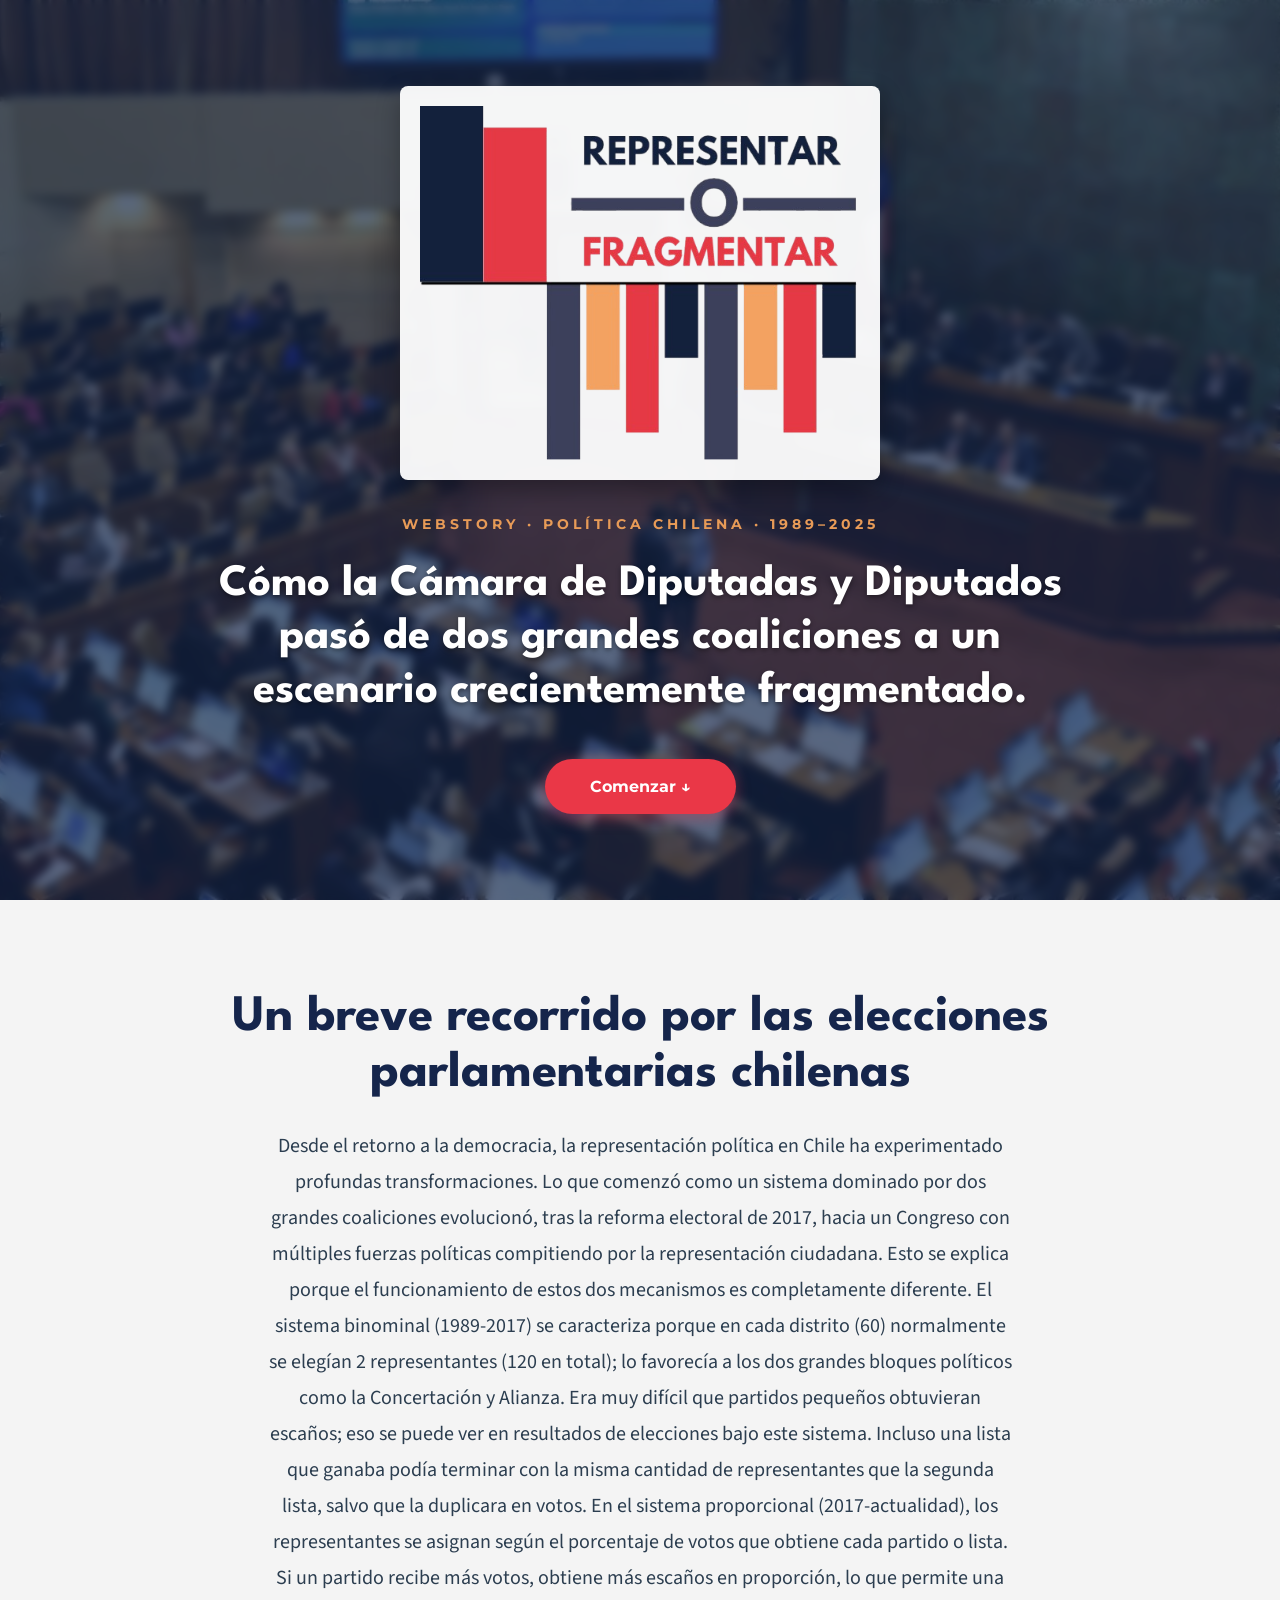
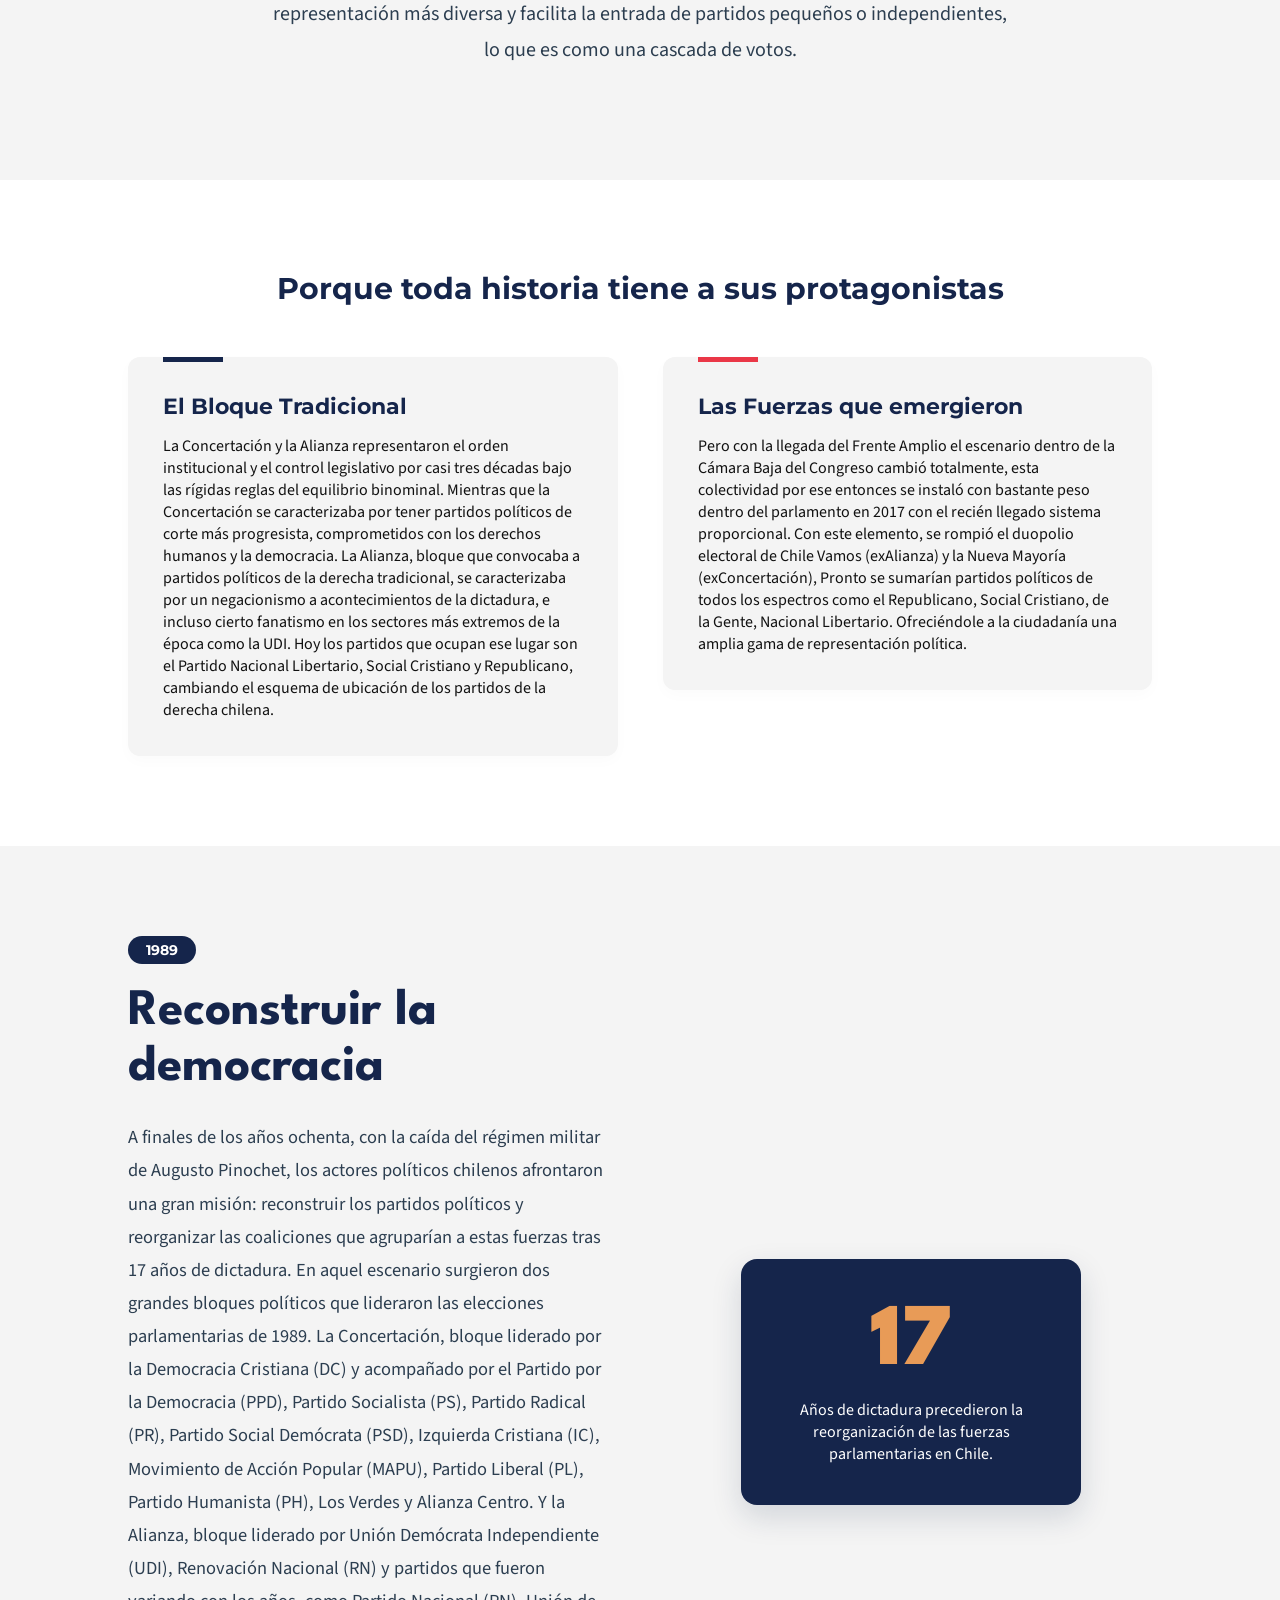
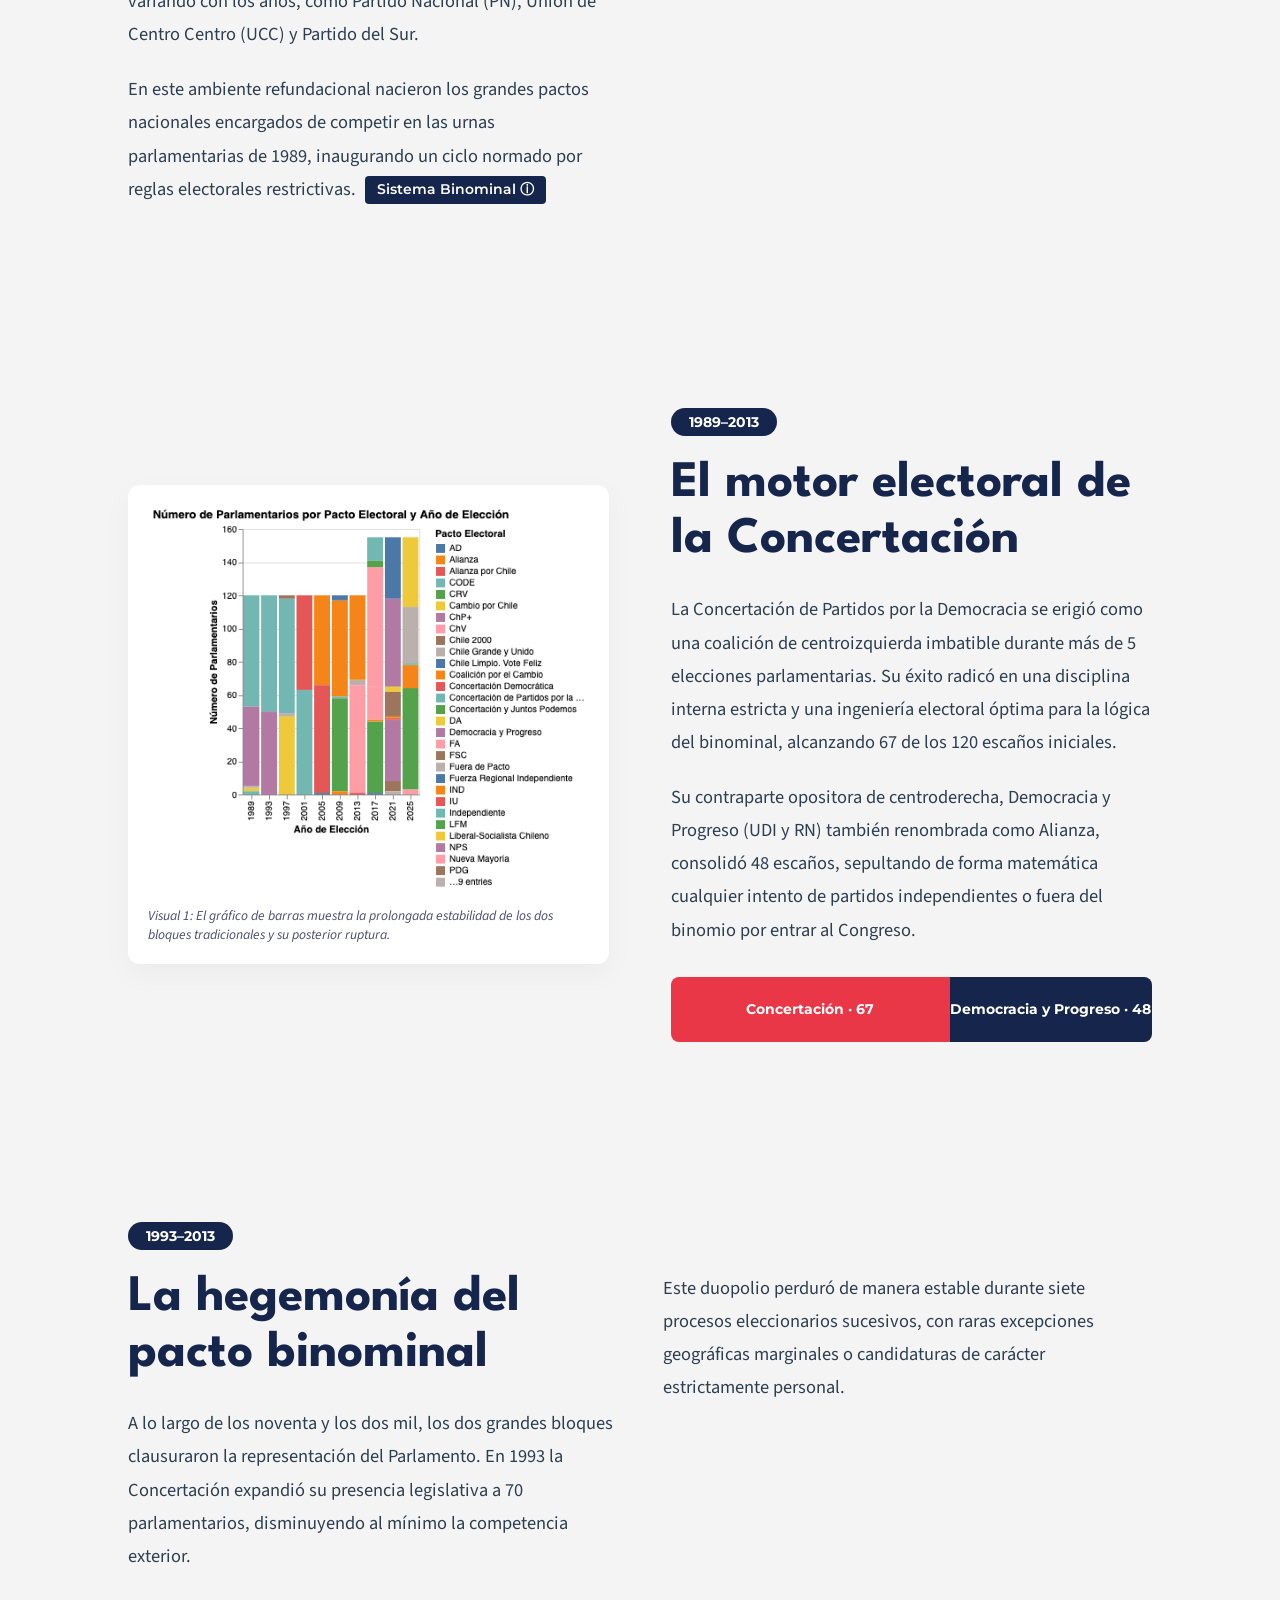
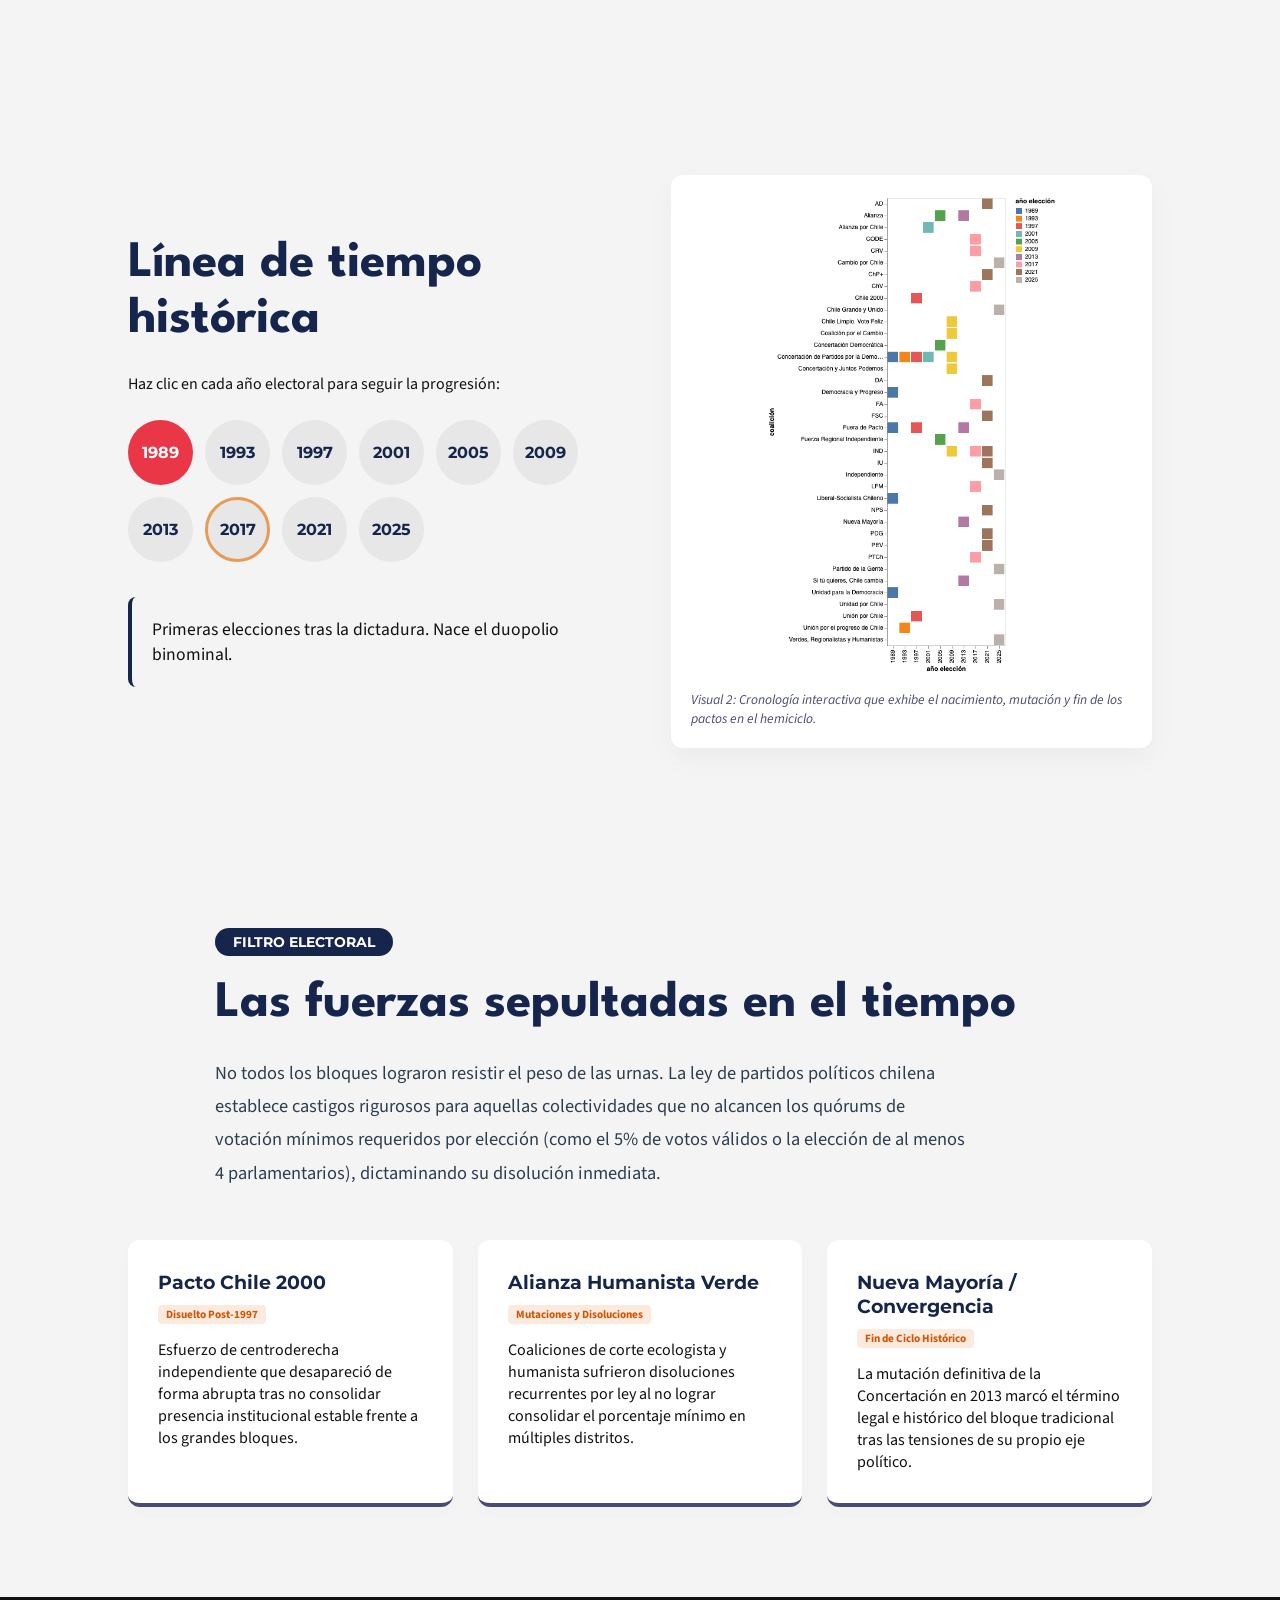
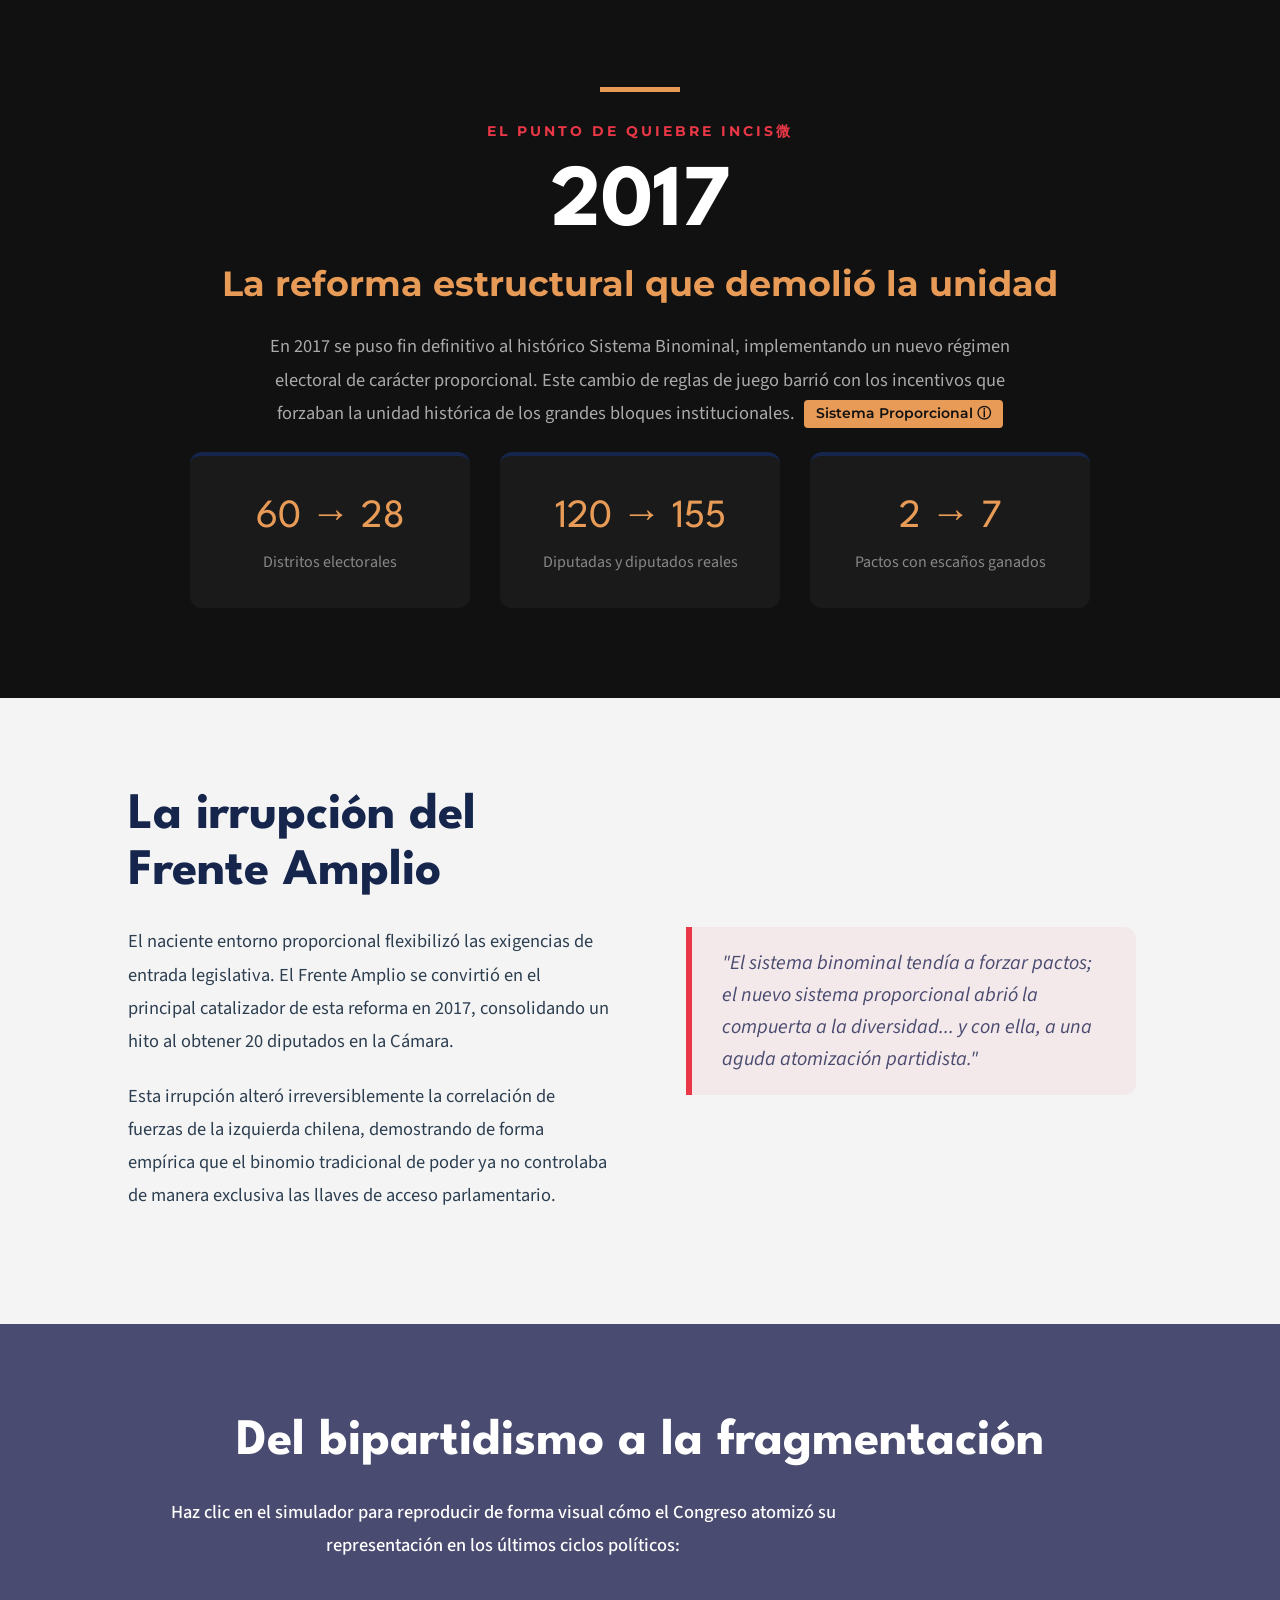
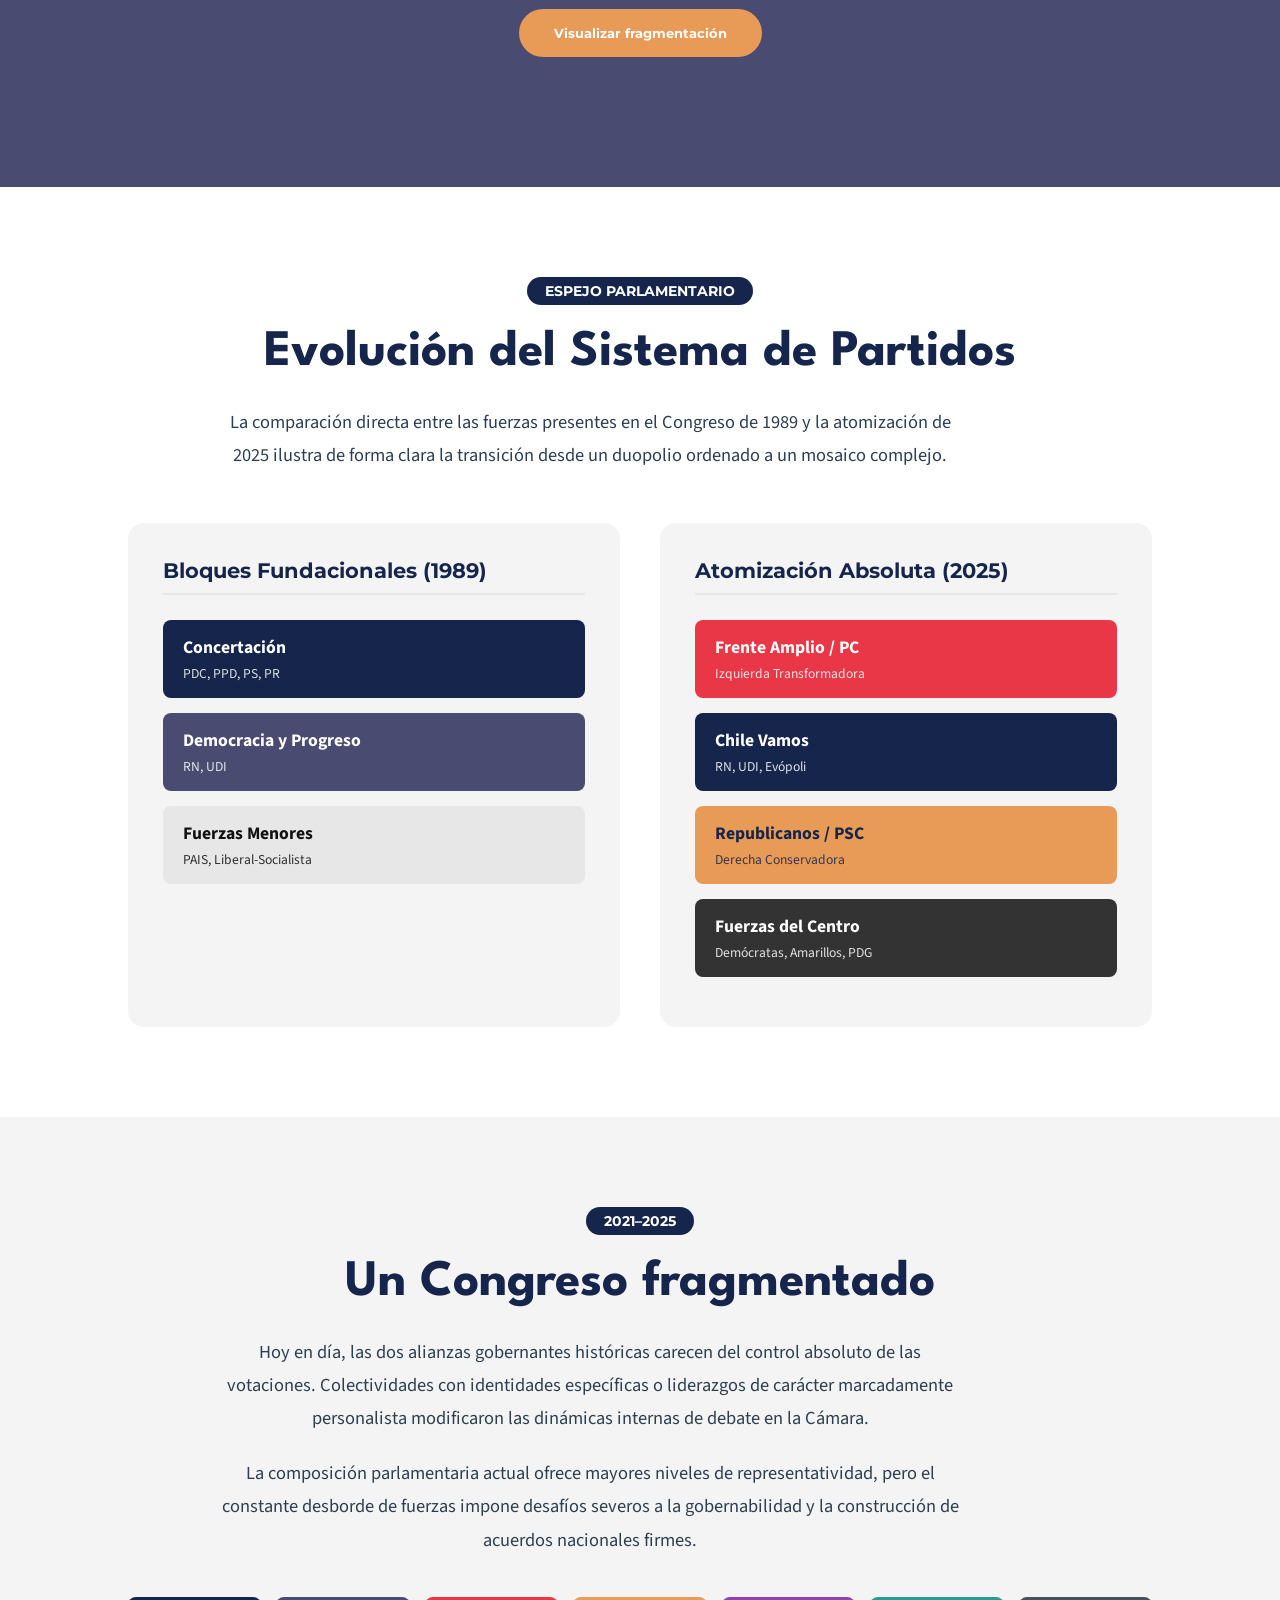
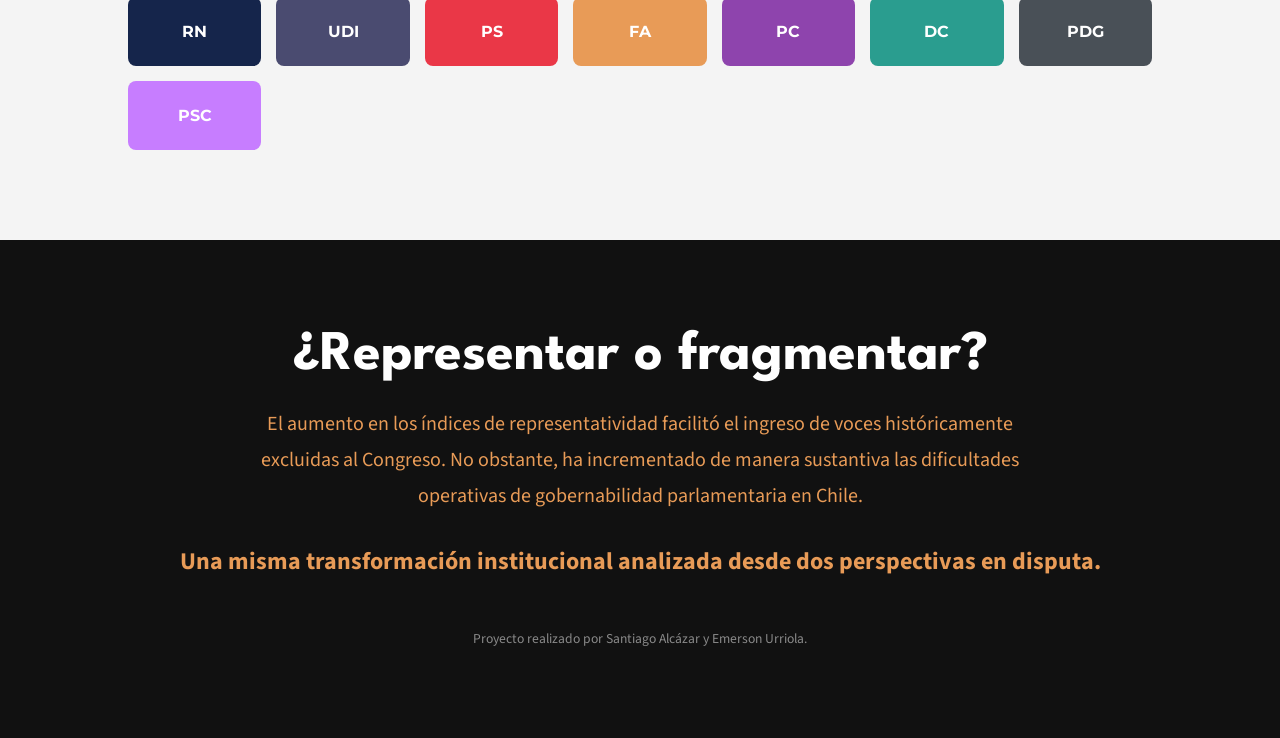
<file: Entrega 5/docs/index.html>
<!DOCTYPE html>
<html lang="es">
<head>
    <meta charset="UTF-8">
    <meta name="viewport" content="width=device-width, initial-scale=1.0">
    <title>Representar o Fragmentar | Cámara Baja 1989-2025</title>
    <link rel="stylesheet" href="style.css">
    <link rel="preconnect" href="https://fonts.googleapis.com">
    <link href="https://fonts.googleapis.com/css2?family=League+Spartan:wght@700;900&family=Montserrat:wght@300;500;700&family=Source+Sans+Pro:wght@300;400;600&display=swap" rel="stylesheet">
</head>
<body>

<div id="modal-binominal" class="info-modal-overlay">
    <div class="info-modal-content">
        <span class="close-modal" data-target="modal-binominal">&times;</span>
        <span class="modal-badge badge-navy">Sistema Binominal (1989-2017)</span>
        <h4>El Candado del Duopolio</h4>
        <p>Diseñado para forzar la estabilidad a través de bloques, este sistema elegía exactamente 2 representantes por cada uno de los 60 distritos del país.</p>
        <div class="modal-stat">
            <strong>DATO CLAVE:</strong> Para que una lista obtuviera ambos escaños, debía duplicar exactamente en votos a la lista competidora (66.6% vs 33.3%). Esto hacía casi imposible la entrada de terceras fuerzas.
        </div>
    </div>
</div>

<div id="modal-proporcional" class="info-modal-overlay">
    <div class="info-modal-content">
        <span class="close-modal" data-target="modal-proporcional">&times;</span>
        <span class="modal-badge badge-orange">Sistema Proporcional (2017-Presente)</span>
        <h4>La Apertura de Llaves</h4>
        <p>Reemplazó al binominal utilizando el método D'Hondt para asignar escaños en directa proporción a los votos totales obtenidos por listas y partidos.</p>
        <div class="modal-stat">
            <strong>DATO CLAVE:</strong> Redujo los distritos a 28 pero aumentó los escaños de la Cámara a 155, permitiendo el ingreso de fuerzas alternativas con porcentajes de votación significativamente menores.
        </div>
    </div>
</div>

<header class="hero">
    <div class="hero-overlay"></div>
    <div class="hero-content">
        <img src="logo.png" alt="Logo Representar o Fragmentar" class="hero-logo">
        <p class="categoria">WEBSTORY · POLÍTICA CHILENA · 1989–2025</p>
        <h2>Cómo la Cámara de Diputadas y Diputados pasó de dos grandes coaliciones a un escenario crecientemente fragmentado.</h2>
        <button id="start-btn">Comenzar ↓</button>
    </div>
</header>

<section class="intro">
    <div class="container-narrow text-center-desktop">
        <h2>Un breve recorrido por las elecciones parlamentarias chilenas</h2>
        <p class="paragraph-balanced p-intro"> Desde el retorno a la democracia, la representación política en Chile ha experimentado profundas transformaciones. Lo que comenzó como un sistema dominado por dos grandes coaliciones evolucionó, tras la reforma electoral de 2017, hacia un Congreso con múltiples fuerzas políticas compitiendo por la representación ciudadana. Esto se explica porque el funcionamiento de estos dos mecanismos es completamente diferente. El sistema binominal (1989-2017) se caracteriza porque en cada distrito (60) normalmente se elegían 2 representantes (120 en total); lo favorecía a los dos grandes bloques políticos como la Concertación y Alianza. Era muy difícil que partidos pequeños obtuvieran escaños; eso se puede ver en resultados de elecciones bajo este sistema. Incluso una lista que ganaba podía terminar con la misma cantidad de representantes que la segunda lista, salvo que la duplicara en votos. En el sistema proporcional (2017-actualidad), los representantes se asignan según el porcentaje de votos que obtiene cada partido o lista. Si un partido recibe más votos, obtiene más escaños en proporción, lo que permite una representación más diversa y facilita la entrada de partidos pequeños o independientes, lo que es como una cascada de votos.</p>
    </div>
</section>

<section class="protagonistas-section">
    <div class="container-narrow text-center-desktop">
        <h3> Porque toda historia tiene a sus protagonistas</h3>
    </div>
    <div class="grid-two-columns space-top-desktop">
        <div class="protagonista-card card-tradicional">
            <div class="card-indicator indicators-navy"></div>
            <h4>El Bloque Tradicional</h4>
            <p> La Concertación y la Alianza representaron el orden institucional y el control legislativo por casi tres décadas bajo las rígidas reglas del equilibrio binominal. Mientras que la Concertación se caracterizaba por tener partidos políticos de corte más progresista, comprometidos con los derechos humanos y la democracia. La Alianza, bloque que convocaba a partidos políticos de la derecha tradicional, se caracterizaba por un negacionismo a acontecimientos de la dictadura, e incluso cierto fanatismo en los sectores más extremos de la época como la UDI. Hoy los partidos que ocupan ese lugar son el Partido Nacional Libertario, Social Cristiano y Republicano, cambiando el esquema de ubicación de los partidos de la derecha chilena. </p>
        </div>
        <div class="protagonista-card card-emergente">
            <div class="card-indicator indicators-red"></div>
            <h4>Las Fuerzas que emergieron </h4>
            <p>Pero con la llegada del Frente Amplio el escenario dentro de la Cámara Baja del Congreso cambió totalmente, esta colectividad por ese entonces se instaló con bastante peso dentro del parlamento en 2017 con el recién llegado sistema proporcional. Con este elemento, se rompió el duopolio electoral de Chile Vamos (exAlianza) y la Nueva Mayoría (exConcertación), Pronto se sumarían partidos políticos de todos los espectros como el Republicano, Social Cristiano, de la Gente, Nacional Libertario. Ofreciéndole a la ciudadanía una amplia gama de representación política. </p>
        </div>
    </div>
</section>

<section class="chapter chapter-1989 split-layout">
    <div class="text-side">
        <span class="year-title">1989</span>
        <h2>Reconstruir la democracia</h2>
        <p class="paragraph-balanced"> A finales de los años ochenta, con la caída del régimen militar de Augusto Pinochet, los actores políticos chilenos afrontaron una gran misión: reconstruir los partidos políticos y reorganizar las coaliciones que agruparían a estas fuerzas tras 17 años de dictadura.
                                        En aquel escenario surgieron dos grandes bloques políticos que lideraron las elecciones parlamentarias de 1989. La Concertación, bloque liderado por la Democracia Cristiana (DC) y acompañado por el Partido por la Democracia (PPD), Partido Socialista (PS), Partido Radical (PR), Partido Social Demócrata (PSD), Izquierda Cristiana (IC), Movimiento de Acción Popular (MAPU), Partido Liberal (PL), Partido Humanista (PH), Los Verdes y Alianza Centro. Y la Alianza, bloque liderado por Unión Demócrata Independiente (UDI), Renovación Nacional (RN) y partidos que fueron variando con los años, como Partido Nacional (PN), Unión de Centro Centro (UCC) y Partido del Sur.</p>
        <p class="paragraph-balanced">En este ambiente refundacional nacieron los grandes pactos nacionales encargados de competir en las urnas parlamentarias de 1989, inaugurando un ciclo normado por reglas electorales restrictivas. <button class="btn-info-trigger" data-modal="modal-binominal">Sistema Binominal ⓘ</button></p>
    </div>
    <div class="visual-side flex-center">
        <div class="decorative-card">
            <span class="card-huge">17</span>
            <p>Años de dictadura precedieron la reorganización de las fuerzas parlamentarias en Chile.</p>
        </div>
    </div>
</section>

<section class="chapter chapter-coaliciones split-layout reverse">
    <div class="text-side">
        <span class="year-title">1989–2013</span>
        <h2>El motor electoral de la Concertación</h2>
        <p class="paragraph-balanced">La Concertación de Partidos por la Democracia se erigió como una coalición de centroizquierda imbatible durante más de 5 elecciones parlamentarias. Su éxito radicó en una disciplina interna estricta y una ingeniería electoral óptima para la lógica del binominal, alcanzando 67 de los 120 escaños iniciales.</p>
        <p class="paragraph-balanced">Su contraparte opositora de centroderecha, Democracia y Progreso (UDI y RN) también renombrada como Alianza, consolidó 48 escaños, sepultando de forma matemática cualquier intento de partidos independientes o fuera del binomio por entrar al Congreso.</p>
        <div class="seats">
            <div class="concertacion bar">Concertación · 67</div>
            <div class="derecha bar">Democracia y Progreso · 48</div>
        </div>
    </div>
    <div class="visual-side">
        <div class="image-box">
            <img src="visual1.png" alt="Número de Parlamentarios por Pacto Electoral y Año" class="embedded-visual">
            <p class="image-caption">Visual 1: El gráfico de barras muestra la prolongada estabilidad de los dos bloques tradicionales y su posterior ruptura.</p>
        </div>
    </div>
</section>

<section class="chapter chapter-bipartidismo">
    <div class="grid-two-columns">
        <div>
            <span class="year-title">1993–2013</span>
            <h2>La hegemonía del pacto binominal</h2>
            <p class="paragraph-balanced">A lo largo de los noventa y los dos mil, los dos grandes bloques clausuraron la representación del Parlamento. En 1993 la Concertación expandió su presencia legislativa a 70 parlamentarios, disminuyendo al mínimo la competencia exterior.</p>
        </div>
        <div>
            <p class="paragraph-balanced space-top-desktop">Este duopolio perduró de manera estable durante siete procesos eleccionarios sucesivos, con raras excepciones geográficas marginales o candidaturas de carácter estrictamente personal.</p>
        </div>
    </div>
</section>

<section class="timeline split-layout">
    <div class="text-side">
        <h2>Línea de tiempo histórica</h2>
        <p class="timeline-instructions">Haz clic en cada año electoral para seguir la progresión:</p>
        <div class="line">
            <div class="year selected">1989</div>
            <div class="year">1993</div>
            <div class="year">1997</div>
            <div class="year">2001</div>
            <div class="year">2005</div>
            <div class="year">2009</div>
            <div class="year">2013</div>
            <div class="year highlight">2017</div>
            <div class="year">2021</div>
            <div class="year">2025</div>
        </div>
    </div>
    <div class="visual-side">
        <div class="image-box">
            <img src="visual2.png" alt="Coaliciones por año de elección" class="embedded-visual">
            <p class="image-caption">Visual 2: Cronología interactiva que exhibe el nacimiento, mutación y fin de los pactos en el hemiciclo.</p>
        </div>
    </div>
</section>

<section class="disueltos-section">
    <div class="container-narrow">
        <span class="year-title">FILTRO ELECTORAL</span>
        <h2>Las fuerzas sepultadas en el tiempo</h2>
        <p class="paragraph-balanced">No todos los bloques lograron resistir el peso de las urnas. La ley de partidos políticos chilena establece castigos rigurosos para aquellas colectividades que no alcancen los quórums de votación mínimos requeridos por elección (como el 5% de votos válidos o la elección de al menos 4 parlamentarios), dictaminando su disolución inmediata.</p>
    </div>
    <div class="cards-disueltas-container space-top-desktop">
        <div class="disuelto-card">
            <h5>Pacto Chile 2000</h5>
            <span class="badge-disuelto">Disuelto Post-1997</span>
            <p>Esfuerzo de centroderecha independiente que desapareció de forma abrupta tras no consolidar presencia institucional estable frente a los grandes bloques.</p>
        </div>
        <div class="disuelto-card">
            <h5>Alianza Humanista Verde</h5>
            <span class="badge-disuelto">Mutaciones y Disoluciones</span>
            <p>Coaliciones de corte ecologista y humanista sufrieron disoluciones recurrentes por ley al no lograr consolidar el porcentaje mínimo en múltiples distritos.</p>
        </div>
        <div class="disuelto-card">
            <h5>Nueva Mayoría / Convergencia</h5>
            <span class="badge-disuelto">Fin de Ciclo Histórico</span>
            <p>La mutación definitiva de la Concertación en 2013 marcó el término legal e histórico del bloque tradicional tras las tensiones de su propio eje político.</p>
        </div>
    </div>
</section>

<section class="break-section">
    <div class="break-line-orange"></div>
    <span class="break-alert">EL PUNTO DE QUIEBRE INCIS微</span>
    <h2>2017</h2>
    <h3>La reforma estructural que demolió la unidad</h3>
    <p class="break-description paragraph-balanced">En 2017 se puso fin definitivo al histórico Sistema Binominal, implementando un nuevo régimen electoral de carácter proporcional. Este cambio de reglas de juego barrió con los incentivos que forzaban la unidad histórica de los grandes bloques institucionales. <button class="btn-info-trigger trigger-white" data-modal="modal-proporcional">Sistema Proporcional ⓘ</button></p>
    
    <div class="numbers">
        <div>
            <span>60 → 28</span>
            <p>Distritos electorales</p>
        </div>
        <div>
            <span>120 → 155</span>
            <p>Diputadas y diputados reales</p>
        </div>
        <div>
            <span>2 → 7</span>
            <p>Pactos con escaños ganados</p>
        </div>
    </div>
</section>

<section class="chapter chapter-2017 split-layout">
    <div class="text-side">
        <h2>La irrupción del Frente Amplio</h2>
        <p class="paragraph-balanced">El naciente entorno proporcional flexibilizó las exigencias de entrada legislativa. El Frente Amplio se convirtió en el principal catalizador de esta reforma en 2017, consolidando un hito al obtener 20 diputados en la Cámara.</p>
        <p class="paragraph-balanced">Esta irrupción alteró irreversiblemente la correlación de fuerzas de la izquierda chilena, demostrando de forma empírica que el binomio tradicional de poder ya no controlaba de manera exclusiva las llaves de acceso parlamentario.</p>
    </div>
    <div class="visual-side flex-center">
        <div class="quote-card">
            <p>"El sistema binominal tendía a forzar pactos; el nuevo sistema proporcional abrió la compuerta a la diversidad... y con ella, a una aguda atomización partidista."</p>
        </div>
    </div>
</section>

<section class="fragmentacion">
    <h2>Del bipartidismo a la fragmentación</h2>
    <p class="paragraph-balanced p-highlight-dark">Haz clic en el simulador para reproducir de forma visual cómo el Congreso atomizó su representación en los últimos ciclos políticos:</p>
    <button id="fragment-btn">Visualizar fragmentación</button>
    <div id="fragment-container">
        <div class="fragment"></div>
    </div>
</section>

<section class="espejo-section">
    <div class="container-narrow text-center-desktop">
        <span class="year-title">ESPEJO PARLAMENTARIO</span>
        <h2>Evolución del Sistema de Partidos</h2>
        <p class="paragraph-balanced">La comparación directa entre las fuerzas presentes en el Congreso de 1989 y la atomización de 2025 ilustra de forma clara la transición desde un duopolio ordenado a un mosaico complejo.</p>
    </div>

    <div class="espejo-grid space-top-desktop">
        <div class="espejo-col">
            <h4>Bloques Fundacionales (1989)</h4>
            <div class="party-item-box item-navy">
                <strong>Concertación</strong>
                <span>PDC, PPD, PS, PR</span>
            </div>
            <div class="party-item-box item-purple">
                <strong>Democracia y Progreso</strong>
                <span>RN, UDI</span>
            </div>
            <div class="party-item-box item-light">
                <strong>Fuerzas Menores</strong>
                <span>PAIS, Liberal-Socialista</span>
            </div>
        </div>
        
        <div class="espejo-col">
            <h4>Atomización Absoluta (2025)</h4>
            <div class="party-item-box item-red">
                <strong>Frente Amplio / PC</strong>
                <span>Izquierda Transformadora</span>
            </div>
            <div class="party-item-box item-navy">
                <strong>Chile Vamos</strong>
                <span>RN, UDI, Evópoli</span>
            </div>
            <div class="party-item-box item-orange">
                <strong>Republicanos / PSC</strong>
                <span>Derecha Conservadora</span>
            </div>
            <div class="party-item-box item-dark">
                <strong>Fuerzas del Centro</strong>
                <span>Demócratas, Amarillos, PDG</span>
            </div>
        </div>
    </div>
</section>

<section class="chapter chapter-actualidad">
    <div class="container-narrow text-center-desktop">
        <span class="year-title">2021–2025</span>
        <h2>Un Congreso fragmentado</h2>
        <p class="paragraph-balanced">Hoy en día, las dos alianzas gobernantes históricas carecen del control absoluto de las votaciones. Colectividades con identidades específicas o liderazgos de carácter marcadamente personalista modificaron las dinámicas internas de debate en la Cámara.</p>
        <p class="paragraph-balanced">La composición parlamentaria actual ofrece mayores niveles de representatividad, pero el constante desborde de fuerzas impone desafíos severos a la gobernabilidad y la construcción de acuerdos nacionales firmes.</p>
    </div>
    <div class="grid-partidos">
        <div>RN</div>
        <div>UDI</div>
        <div>PS</div>
        <div>FA</div>
        <div>PC</div>
        <div>DC</div>
        <div>PDG</div>
        <div>PSC</div>
    </div>
</section>

<footer>
    <h2>¿Representar o fragmentar?</h2>
    <p class="paragraph-balanced p-footer-highlight">El aumento en los índices de representatividad facilitó el ingreso de voces históricamente excluidas al Congreso. No obstante, ha incrementado de manera sustantiva las dificultades operativas de gobernabilidad parlamentaria en Chile.</p>
    <h3>Una misma transformación institucional analizada desde dos perspectivas en disputa.</h3>
    <p class="creditos">Proyecto realizado por Santiago Alcázar y Emerson Urriola.</p>
</footer>

<script src="script.js"></script>
</body>
</html>
</file>
<file: Entrega 5/docs/style.css>
/* =======================================================
   REPRESENTAR O FRAGMENTAR
   WebStory - V3.1 (Corrección de Diseño y Contraste)
======================================================= */

:root {
    --navy: #15254B;
    --red: #EA3747;
    --purple: #4A4B70;
    --orange: #E89B57;
    --light: #E7E7E7;
    --light2: #F4F4F4;
    --black: #111111;
    --white: #FFFFFF;
}

/* Base style reset */
* {
    margin: 0;
    padding: 0;
    box-sizing: border-box;
}

html {
    scroll-behavior: smooth;
}

body {
    font-family: 'Source Sans Pro', sans-serif;
    background: var(--light2);
    color: var(--black);
    overflow-x: hidden;
}

img {
    max-width: 100%;
    display: block;
    height: auto;
}

/* Utilidades de Diseño */
.container-narrow {
    max-width: 850px;
    margin: 0 auto;
}

.text-center-desktop {
    text-align: center;
}

.space-top-desktop {
    margin-top: 50px;
}

/* EQUILIBRIO DE TEXTOS Y PÁRRAFOS */
.paragraph-balanced {
    font-size: 1.15rem !important;
    line-height: 1.8 !important;
    margin-bottom: 22px !important;
    max-width: 750px;
    color: #2c3e50;
}

.p-intro {
    font-size: 1.25rem !important;
    margin: 0 auto;
}

/* MEJORAS DE CONTRASTE SOLICITADAS */
.p-highlight-dark {
    color: #FFFFFF !important; /* Resalta en fondo morado */
    font-weight: 500;
}

.p-footer-highlight {
    color: var(--orange) !important; /* Da máxima fuerza y distinción visual al párrafo final */
    font-size: 1.25rem !important;
    max-width: 800px;
    margin: 0 auto 25px auto;
}

/* ==========================================
HERO (FONDO CON BLUR Y LOGO INTEGRADO)
========================================== */
.hero {
    position: relative;
    min-height: 100vh;
    display: flex;
    justify-content: center;
    align-items: center;
    padding: 80px 10%;
    background-image: url('congreso1.jpg');
    background-size: cover;
    background-position: center;
    background-attachment: fixed;
    z-index: 1;
}

.hero-overlay {
    position: absolute;
    top: 0;
    left: 0;
    width: 100%;
    height: 100%;
    background: rgba(21, 37, 75, 0.7);
    backdrop-filter: blur(5px);
    z-index: -1;
}

.hero-content {
    max-width: 900px;
    text-align: center;
    color: var(--white);
}

.hero-logo {
    width: 480px;
    max-width: 85vw;
    margin: 0 auto 35px auto;
    background: rgba(255, 255, 255, 0.95);
    padding: 20px;
    border-radius: 8px;
    box-shadow: 0px 10px 25px rgba(0,0,0,0.3);
}

.categoria {
    font-family: 'Montserrat', sans-serif;
    color: var(--orange);
    letter-spacing: 4px;
    font-size: .9rem;
    font-weight: 700;
    margin-bottom: 25px;
}

.hero h2 {
    font-family: 'League Spartan', sans-serif;
    font-size: 2.8rem;
    line-height: 1.2;
    color: var(--white);
    text-shadow: 0 2px 5px rgba(0,0,0,0.4);
}

#start-btn {
    margin-top: 40px;
    border: none;
    background: var(--red);
    color: white;
    padding: 18px 45px;
    border-radius: 40px;
    cursor: pointer;
    font-family: 'Montserrat', sans-serif;
    font-size: 1rem;
    font-weight: bold;
    transition: .3s ease;
    box-shadow: 0 4px 15px rgba(234, 55, 71, 0.4);
}

#start-btn:hover {
    transform: translateY(-3px);
    background: var(--orange);
}

/* ==========================================
ESTRUCTURAS ESPACIALES NO LINEALES
========================================== */
section {
    padding: 90px 10%;
}

.split-layout {
    display: flex;
    align-items: center;
    gap: 6%;
}

.split-layout.reverse {
    flex-direction: row-reverse;
}

.text-side, .visual-side {
    flex: 1;
    min-width: 45%;
}

.grid-two-columns {
    display: grid;
    grid-template-columns: 1fr 1fr;
    gap: 45px;
    align-items: start;
}

section h2 {
    font-family: 'League Spartan', sans-serif;
    font-size: 3.2rem;
    color: var(--navy);
    margin-bottom: 25px;
    line-height: 1.1;
}

section h3 {
    font-family: 'Montserrat', sans-serif;
    font-size: 1.9rem;
    color: var(--navy);
    margin-bottom: 20px;
}

.year-title {
    display: inline-block;
    background: var(--navy);
    color: white;
    padding: 6px 18px;
    border-radius: 50px;
    font-family: 'Montserrat', sans-serif;
    font-size: .85rem;
    font-weight: bold;
    margin-bottom: 20px;
}

/* ==========================================
CORRECCIÓN: ESTILOS DE TARJETAS RESTAURADOS
========================================== */
.flex-center {
    display: flex;
    justify-content: center;
    align-items: center;
}

/* Estilo recuperado de la tarjeta "17" */
.decorative-card {
    background: var(--navy);
    color: white;
    padding: 40px 30px;
    border-radius: 16px;
    text-align: center;
    max-width: 340px;
    box-shadow: 0 12px 30px rgba(21, 37, 75, 0.15);
}

.card-huge {
    font-family: 'League Spartan', sans-serif;
    font-size: 5.5rem;
    display: block;
    color: var(--orange);
    line-height: 1;
    margin-bottom: 12px;
    font-weight: 900;
}

/* Estilo recuperado de la cita del Frente Amplio */
.quote-card {
    border-left: 6px solid var(--red);
    padding: 20px 30px;
    background: rgba(234, 55, 71, 0.06);
    border-radius: 0 12px 12px 0;
    max-width: 450px;
}

.quote-card p {
    font-size: 1.25rem !important;
    font-style: italic;
    line-height: 1.6 !important;
    color: var(--purple);
    margin-bottom: 0 !important;
}

/* ==========================================
INTERACTIVIDAD: POPUPS / MODALES
========================================== */
.btn-info-trigger {
    background: var(--navy);
    color: white;
    border: none;
    padding: 5px 12px;
    border-radius: 4px;
    font-size: 0.85rem;
    cursor: pointer;
    font-family: 'Montserrat', sans-serif;
    font-weight: 600;
    margin-left: 5px;
    display: inline-block;
    vertical-align: middle;
    transition: 0.2s;
}

.btn-info-trigger:hover {
    background: var(--orange);
}

.btn-info-trigger.trigger-white {
    background: var(--orange);
    color: var(--black);
}

.btn-info-trigger.trigger-white:hover {
    background: var(--white);
    color: var(--black);
}

.info-modal-overlay {
    position: fixed;
    top: 0;
    left: 0;
    width: 100%;
    height: 100%;
    background: rgba(21, 37, 75, 0.6);
    backdrop-filter: blur(4px);
    z-index: 1000;
    display: flex;
    justify-content: center;
    align-items: center;
    opacity: 0;
    pointer-events: none;
    transition: opacity 0.3s ease;
}

.info-modal-overlay.active {
    opacity: 1;
    pointer-events: auto;
}

.info-modal-content {
    background: var(--white);
    padding: 40px;
    border-radius: 16px;
    max-width: 500px;
    width: 90%;
    box-shadow: 0 20px 40px rgba(0,0,0,0.25);
    position: relative;
    transform: translateY(-20px);
    transition: transform 0.3s ease;
}

.info-modal-overlay.active .info-modal-content {
    transform: translateY(0);
}

.close-modal {
    position: absolute;
    top: 15px;
    right: 20px;
    font-size: 2rem;
    cursor: pointer;
    color: var(--purple);
}

.modal-badge {
    display: inline-block;
    padding: 4px 12px;
    border-radius: 4px;
    font-size: 0.75rem;
    font-weight: bold;
    font-family: 'Montserrat', sans-serif;
    margin-bottom: 15px;
}

.badge-navy { background: var(--navy); color: white; }
.badge-orange { background: var(--orange); color: var(--navy); }

.info-modal-content h4 {
    font-family: 'League Spartan', sans-serif;
    font-size: 1.8rem;
    color: var(--navy);
    margin-bottom: 15px;
}

.info-modal-content p {
    font-size: 1rem;
    line-height: 1.6;
    color: #444;
    margin-bottom: 20px;
}

.modal-stat {
    background: var(--light2);
    padding: 15px;
    border-left: 4px solid var(--red);
    border-radius: 0 8px 8px 0;
    font-size: 0.9rem;
    line-height: 1.5;
}

/* PROTAGONISTAS CARDS */
.protagonistas-section { background: var(--white); }

.protagonista-card {
    background: var(--light2);
    padding: 35px;
    border-radius: 12px;
    position: relative;
    box-shadow: 0 5px 15px rgba(0,0,0,0.02);
}

.card-indicator {
    position: absolute;
    top: 0;
    left: 35px;
    width: 60px;
    height: 5px;
}

.indicators-navy { background: var(--navy); }
.indicators-red { background: var(--red); }

.protagonista-card h4 {
    font-family: 'Montserrat', sans-serif;
    font-size: 1.4rem;
    color: var(--navy);
    margin-bottom: 15px;
}

/* SECCIÓN COALICIONES DISUELTAS */
.disueltos-section { background: var(--light2); }
.cards-disueltas-container {
    display: grid;
    grid-template-columns: repeat(auto-fit, minmax(250px, 1fr));
    gap: 25px;
}

.disuelto-card {
    background: var(--white);
    padding: 30px;
    border-radius: 12px;
    border-bottom: 4px solid var(--purple);
    box-shadow: 0 5px 15px rgba(0,0,0,0.02);
}

.disuelto-card h5 {
    font-family: 'Montserrat', sans-serif;
    font-size: 1.2rem;
    color: var(--navy);
    margin-bottom: 8px;
}

.badge-disuelto {
    display: inline-block;
    font-size: 0.7rem;
    background: #fceade;
    color: #d35400;
    padding: 2px 8px;
    border-radius: 4px;
    font-weight: bold;
    margin-bottom: 15px;
}

/* INCISIVO: BREAK SECTION 2017 */
.break-section {
    background: var(--black);
    color: var(--white);
    text-align: center;
    position: relative;
}

.break-line-orange {
    width: 80px;
    height: 5px;
    background: var(--orange);
    margin: 0 auto 30px auto;
}

.break-alert {
    font-family: 'Montserrat', sans-serif;
    color: var(--red);
    font-weight: bold;
    letter-spacing: 3px;
    font-size: 0.9rem;
    display: block;
    margin-bottom: 15px;
}

.break-section h2 { font-size: 5.5rem; color: var(--white); margin-bottom: 10px; }
.break-section h3 { color: var(--orange); font-size: 2.2rem; font-weight: 700; margin-bottom: 25px; }
.break-description { color: #aaa; margin: 0 auto 50px auto; }

.numbers {
    display: flex;
    justify-content: center;
    gap: 30px;
    flex-wrap: wrap;
}

.numbers div {
    background: #1a1a1a;
    padding: 35px 25px;
    border-radius: 12px;
    min-width: 220px;
    flex: 1;
    max-width: 280px;
    border-top: 4px solid var(--navy);
}

.numbers span {
    display: block;
    font-family: 'League Spartan', sans-serif;
    font-size: 2.5rem;
    color: var(--orange);
    margin-bottom: 15px;
}

.numbers p { color: #888; font-size: 1rem; }

/* ESPEJO PARLAMENTARIO (1989 VS 2025) */
.espejo-section { background: var(--white); }
.espejo-grid {
    display: grid;
    grid-template-columns: 1fr 1fr;
    gap: 40px;
}

.espejo-col {
    background: var(--light2);
    padding: 35px;
    border-radius: 16px;
}

.espejo-col h4 {
    font-family: 'Montserrat', sans-serif;
    font-size: 1.3rem;
    color: var(--navy);
    margin-bottom: 25px;
    border-bottom: 2px solid var(--light);
    padding-bottom: 10px;
}

.party-item-box {
    padding: 15px 20px;
    border-radius: 8px;
    margin-bottom: 15px;
    display: flex;
    flex-direction: column;
}

.party-item-box strong { font-size: 1.1rem; margin-bottom: 4px; }
.party-item-box span { font-size: 0.85rem; opacity: 0.85; }

.item-navy { background: var(--navy); color: white; }
.item-purple { background: var(--purple); color: white; }
.item-red { background: var(--red); color: white; }
.item-orange { background: var(--orange); color: var(--navy); }
.item-light { background: var(--light); color: var(--black); }
.item-dark { background: #333; color: white; }

/* INTEGRACIÓN GRÁFICOS */
.image-box {
    background: var(--white);
    padding: 20px;
    border-radius: 12px;
    box-shadow: 0 10px 30px rgba(0,0,0,0.04);
}

.embedded-visual {
    width: 100%;
    max-height: 480px;
    object-fit: contain;
}

.image-caption {
    font-size: 0.85rem;
    color: var(--purple);
    margin-top: 15px;
    font-style: italic;
}

/* Escaños e Historial */
.seats {
    display: flex;
    margin-top: 30px;
    height: 65px;
    border-radius: 8px;
    overflow: hidden;
}

.bar {
    width: 0;
    display: flex;
    justify-content: center;
    align-items: center;
    color: white;
    font-weight: bold;
    font-size: 0.9rem;
    font-family: 'Montserrat', sans-serif;
    transition: 1.5s cubic-bezier(0.075, 0.82, 0.165, 1);
}

.concertacion { background: var(--red); }
.derecha { background: var(--navy); }

/* Línea de tiempo */
.line { display: flex; gap: 12px; flex-wrap: wrap; margin-top: 25px; }
.year {
    width: 65px; height: 65px; border-radius: 50%;
    background: var(--light); color: var(--navy);
    display: flex; justify-content: center; align-items: center;
    cursor: pointer; font-weight: bold; font-family: 'Montserrat', sans-serif;
    transition: .3s ease;
}

.year:hover, .year.selected { background: var(--navy); color: white; }
.year.highlight { border: 3px solid var(--orange); }
.year.selected { background: var(--red) !important; }

.timeline-info {
    margin-top: 35px; padding: 20px; background: var(--light2);
    border-radius: 8px; font-size: 1.1rem; border-left: 4px solid var(--navy);
}

/* Fragmentación */
.fragmentacion { background: var(--purple); color: white; text-align: center; }
.fragmentacion h2 { color: white; }
#fragment-btn {
    border: none; background: var(--orange); color: white;
    padding: 16px 35px; border-radius: 40px; cursor: pointer;
    margin-top: 25px; font-family: 'Montserrat', sans-serif;
    font-weight: bold; transition: .3s ease;
}

#fragment-btn:hover { transform: translateY(-3px); }
#fragment-container {
    display: flex; justify-content: center; flex-wrap: wrap; gap: 10px;
    margin-top: 40px; max-width: 850px; margin-left: auto; margin-right: auto;
}

.mini-block { width: 55px; height: 55px; border-radius: 6px; animation: aparecer .5s ease forwards; }

/* Grid Partidos Actuales */
.grid-partidos {
    display: grid; grid-template-columns: repeat(auto-fit, minmax(130px, 1fr));
    gap: 15px; margin-top: 40px;
}

.grid-partidos div {
    color: white; padding: 25px 15px; text-align: center;
    border-radius: 8px; font-weight: bold; font-family: 'Montserrat', sans-serif;
}

.grid-partidos div:nth-child(1){background:var(--navy);}
.grid-partidos div:nth-child(2){background:var(--purple);}
.grid-partidos div:nth-child(3){background:var(--red);}
.grid-partidos div:nth-child(4){background:var(--orange);}
.grid-partidos div:nth-child(5){background:#8E44AD;}
.grid-partidos div:nth-child(6){background:#2A9D8F;}
.grid-partidos div:nth-child(7){background:#495057;}
.grid-partidos div:nth-child(8){background:#C77DFF;}

/* Footer */
footer { background: var(--black); color: white; text-align: center; padding: 90px 10%; }
footer h2 { font-family: 'League Spartan', sans-serif; font-size: 3.5rem; margin-bottom: 25px; color: white; }
footer h3 { color: var(--orange); margin: 30px 0; font-size: 1.5rem; }
.creditos { margin-top: 50px; opacity: .5; font-size: 0.85rem; }

/* Animaciones de Entrada (Intersección) */
.hidden { opacity: 0; transform: translateY(40px); transition: opacity 0.7s, transform 0.7s; }
.show { opacity: 1; transform: translateY(0); }

@keyframes aparecer {
    from { opacity: 0; transform: translateY(20px) scale(.9); }
    to { opacity: 1; transform: translateY(0) scale(1); }
}

/* Responsive Adaptativo */
@media(max-width: 1024px) {
    .split-layout, .split-layout.reverse { flex-direction: column; align-items: stretch; gap: 35px; }
    .text-side, .visual-side { width: 100%; }
    .grid-two-columns, .espejo-grid { grid-template-columns: 1fr; gap: 30px; }
    .space-top-desktop { margin-top: 25px; }
}

@media(max-width: 768px) {
    section { padding: 60px 6%; }
    .hero h2 { font-size: 2rem; }
    section h2 { font-size: 2.2rem; }
    .break-section h2 { font-size: 3.5rem; }
    .seats { flex-direction: column; height: auto; }
    .concertacion, .derecha { width: 100% !important; height: 50px; }
}
</file>
